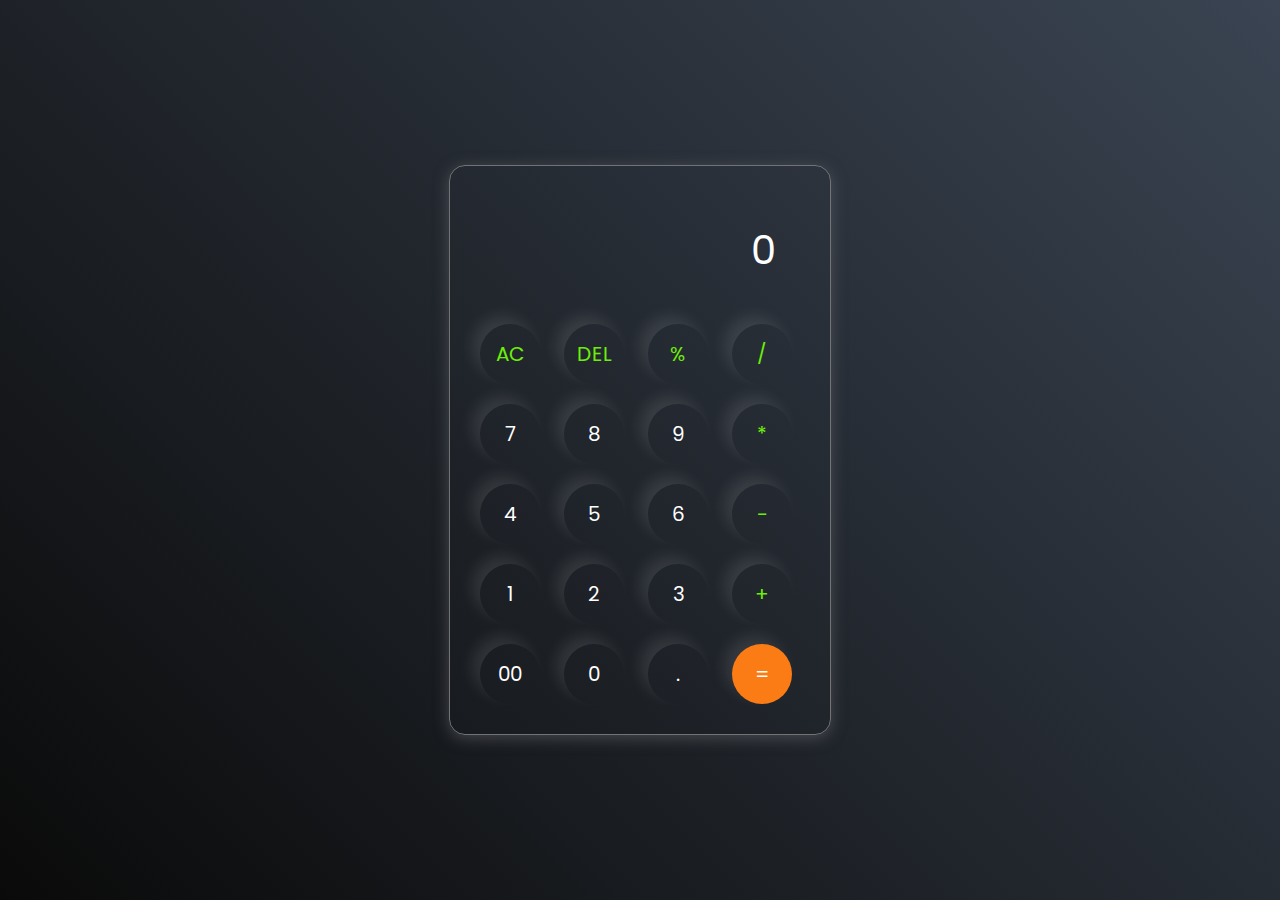
<file: Demo/index.html>
<!DOCTYPE html>
<html lang="en">
  <head>
    <meta charset="UTF-8" />
    <meta http-equiv="X-UA-Compatible" content="IE=edge" />
    <meta name="viewport" content="width=device-width, initial-scale=1.0" />
    <link rel="stylesheet" href="style.css" />
    <title>Calculator</title>
  </head>
  <body>
    <div class="container">
      <div class="calculator">
        <input type="text" id="inputBox" placeholder="0" />
        <div>
          <button class="button operator">AC</button>
          <button class="button operator">DEL</button>
          <button class="button operator">%</button>
          <button class="button operator">/</button>
        </div>
        <div>
          <button class="button">7</button>
          <button class="button">8</button>
          <button class="button">9</button>
          <button class="button operator">*</button>
        </div>
        <div>
          <button class="button">4</button>
          <button class="button">5</button>
          <button class="button">6</button>
          <button class="button operator">-</button>
        </div>
        <div>
          <button class="button">1</button>
          <button class="button">2</button>
          <button class="button">3</button>
          <button class="button operator">+</button>
        </div>

        <div>
          <button class="button">00</button>
          <button class="button">0</button>
          <button class="button">.</button>
          <button class="button equalBtn">=</button>
        </div>
      </div>
    </div>

    <script src="script.js"></script>
  </body>
</html>
</file>
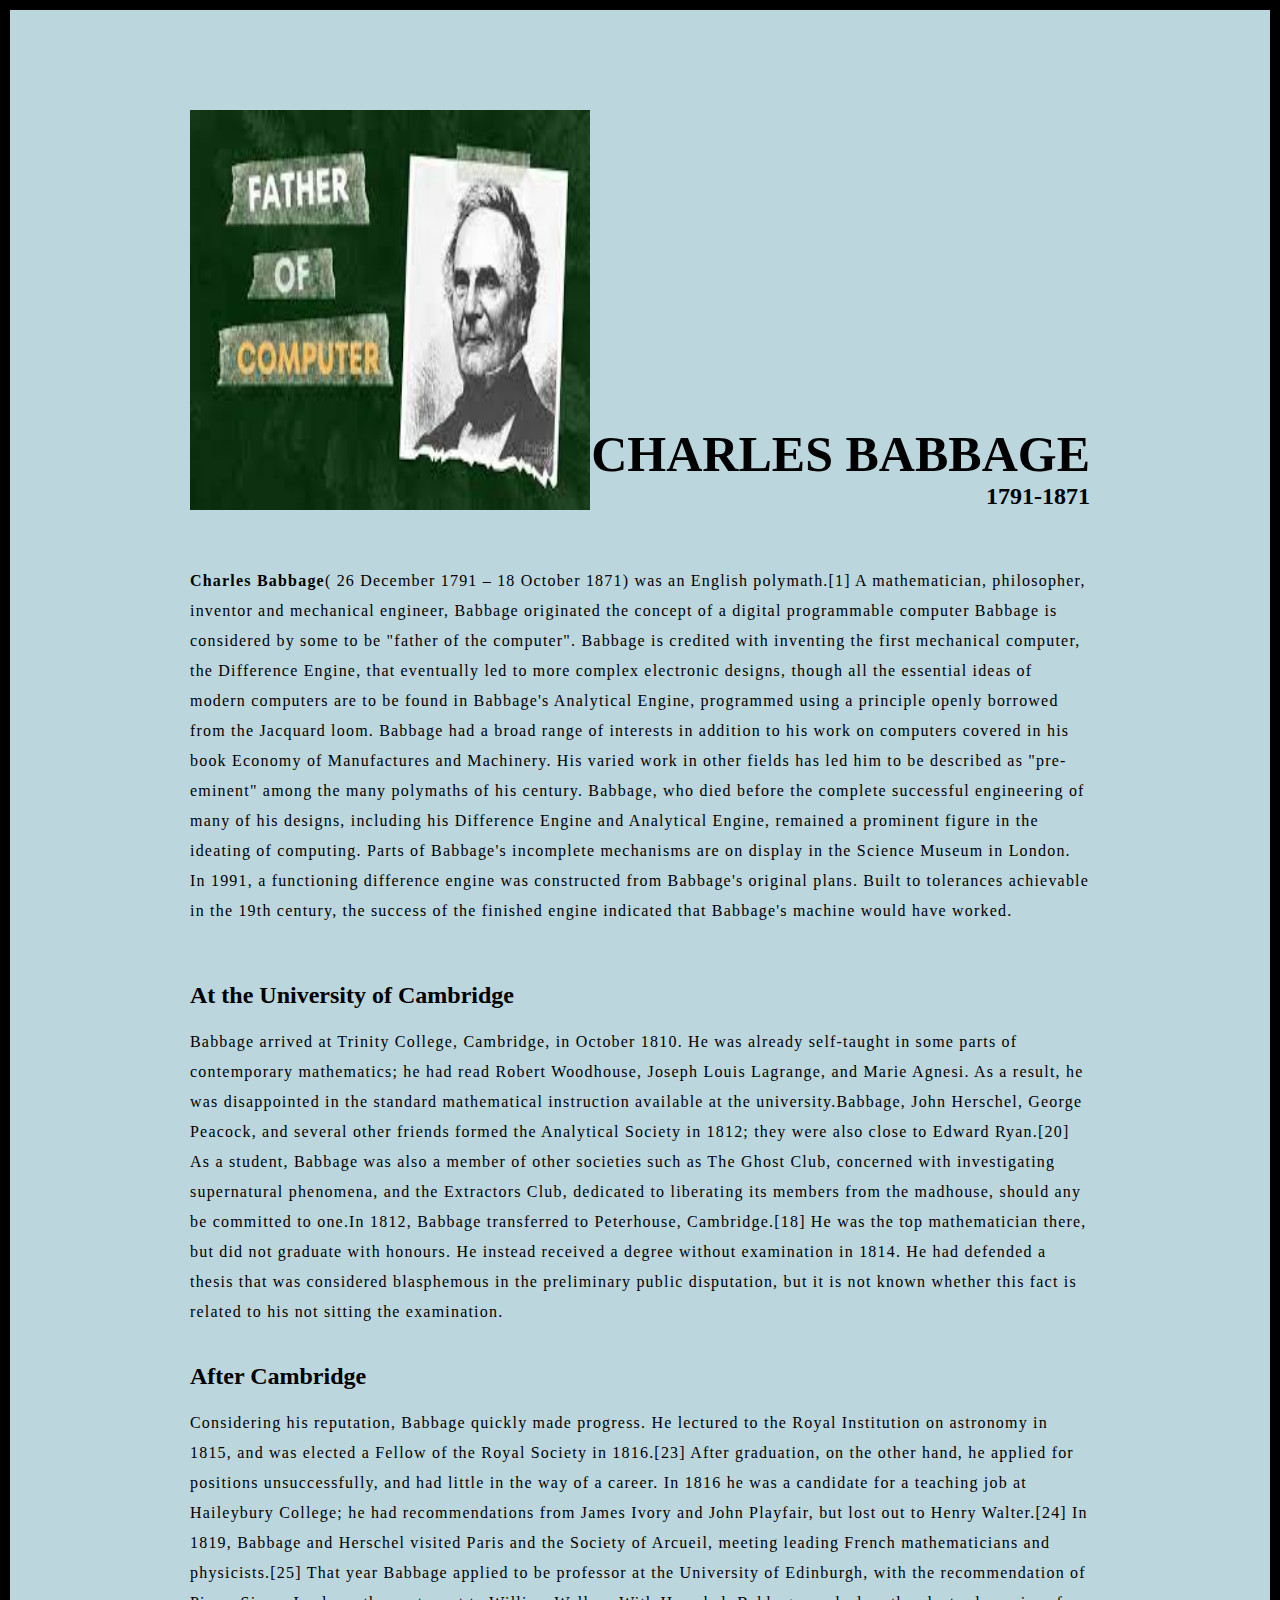
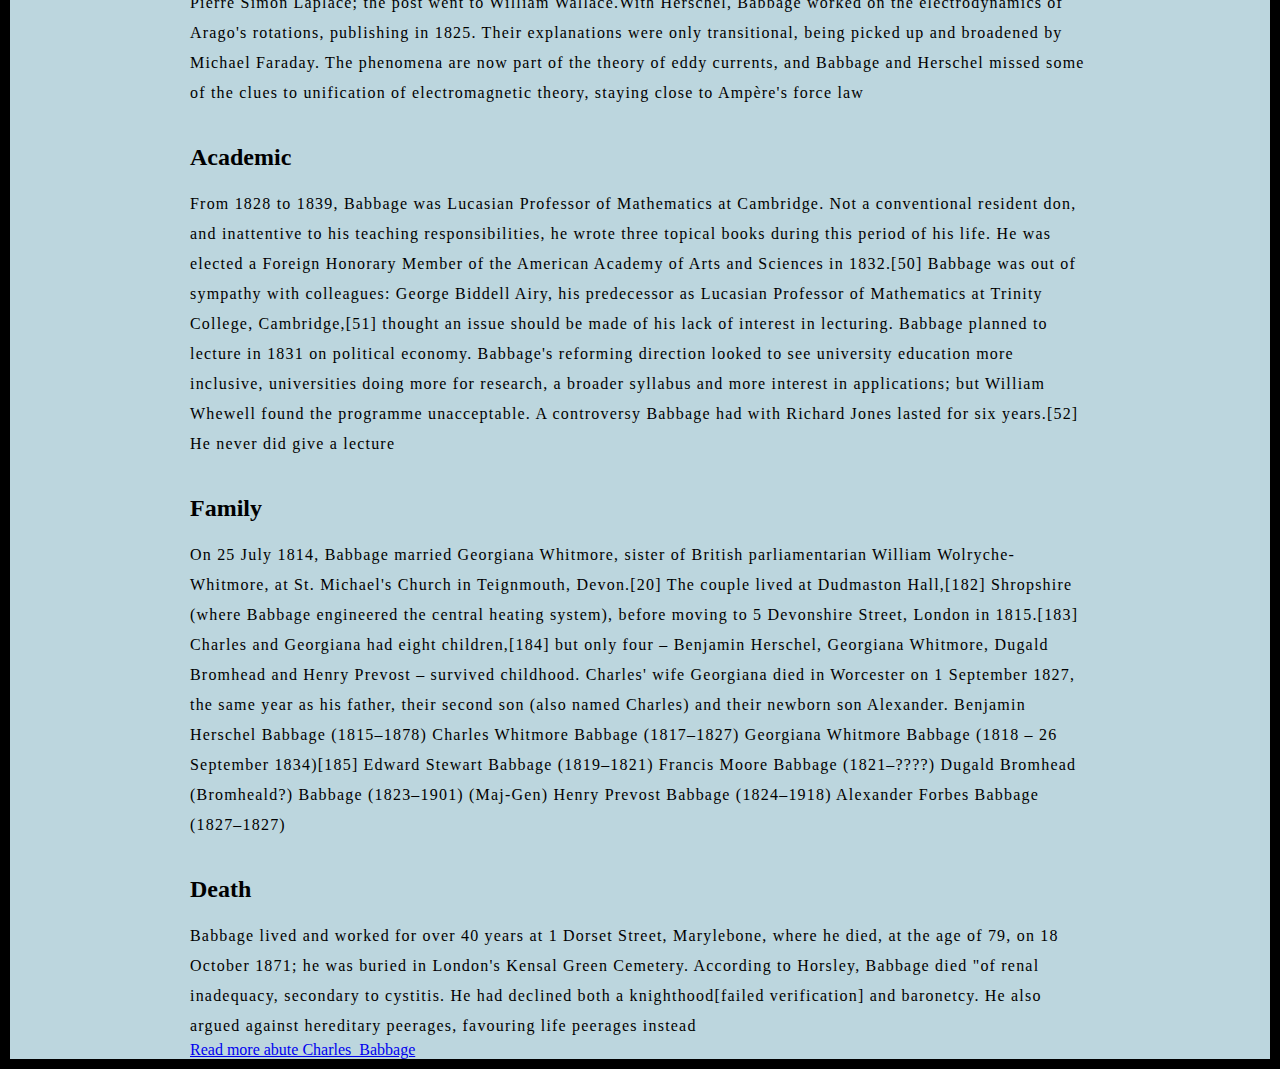
<file: Tribute/tribute.html>
<!DOCTYPE html>
<head>
    <title>Tribute Page</title>
    <link rel="stylesheet" href="tribute.css">
</head>
<body>

   <div class="container">
    <div class="content">
   <section class="top_section">
    <div class="image_container">
     <img src="t1.jpg" alt="tribute">
 </div>
 <div>
    <h1>Charles Babbage</h1>
    <h2>1791-1871</h2>
 </div>
 </section><br><br>
 <section class="about_section">
    <p><b>Charles Babbage</b>( 26 December 1791 – 18 October 1871) was an English polymath.[1] A mathematician, philosopher, 
        inventor and mechanical engineer, Babbage originated the concept of a digital programmable computer
        Babbage is considered by some to be "father of the computer". Babbage is credited with inventing the first mechanical 
        computer, the Difference Engine, that eventually led to more complex electronic designs, though all the essential ideas of modern 
        computers are to be found in Babbage's Analytical Engine, programmed using a principle openly borrowed from the Jacquard loom.
        Babbage had a broad range of interests in addition to his work on computers covered in his book Economy of Manufactures and Machinery.
        His varied work in other fields has led him to be described as "pre-eminent" among the many polymaths of his century.
        Babbage, who died before the complete successful engineering of many of his designs, including his Difference Engine and Analytical 
        Engine, remained a prominent figure in the ideating of computing. Parts of Babbage's incomplete mechanisms are on display in the 
        Science Museum in London. In 1991, a functioning difference engine was constructed from Babbage's original plans.
         Built to tolerances achievable in the 19th century, the success of the finished engine indicated that Babbage's machine would have 
         worked.</p>
 </section><br><br>

 <section class="about1">
    <h2>At the University of Cambridge</h2><br>
    <p>Babbage arrived at Trinity College, Cambridge, in October 1810. He was already self-taught in some parts of contemporary mathematics;
       he had read Robert Woodhouse, Joseph Louis Lagrange, and Marie Agnesi. As a result, he was disappointed in the standard mathematical
       instruction available at the university.Babbage, John Herschel, George Peacock, and several other friends formed the Analytical Society in 
       1812; they were also close to Edward Ryan.[20] As a student, Babbage was also a member of other societies such as The Ghost Club, concerned
       with investigating supernatural phenomena, and the Extractors Club, dedicated to liberating its members from the madhouse, should any be 
       committed to one.In 1812, Babbage transferred to Peterhouse, Cambridge.[18] He was the top mathematician there, but did not graduate with 
       honours. He instead received a degree without examination in 1814. He had defended a thesis that was considered blasphemous in 
       the preliminary public disputation, but it is not known whether this fact is related to his not sitting the examination.</p>

 </section><br><br>

 <section class="about2">
    <h2>After Cambridge</h2><br>
    <p> Considering his reputation, Babbage quickly made progress. He lectured to the Royal Institution on astronomy in 1815, and was elected a 
        Fellow of the Royal Society in 1816.[23] After graduation, on the other hand, he applied for positions unsuccessfully, and had little in 
        the way of a career. In 1816 he was a candidate for a teaching job at Haileybury College; he had recommendations from James Ivory and John
        Playfair, but lost out to Henry Walter.[24] In 1819, Babbage and Herschel visited Paris and the Society of Arcueil, meeting leading French
         mathematicians and physicists.[25] That year Babbage applied to be professor at the University of Edinburgh, with the recommendation of 
         Pierre Simon Laplace; the post went to William Wallace.With Herschel, Babbage worked on the electrodynamics of Arago's rotations, 
         publishing in 1825. Their explanations were only transitional, being picked up and broadened by Michael Faraday. The phenomena are 
         now part of the theory of eddy currents, and Babbage and Herschel missed some of the clues to unification of electromagnetic theory,
          staying close to Ampère's force law</p>
 </section><br><br>

 <section class="about3">
    <h2>Academic</h2><br>
    <p>From 1828 to 1839, Babbage was Lucasian Professor of Mathematics at Cambridge. Not a conventional resident don, and inattentive to
       his teaching responsibilities, he wrote three topical books during this period of his life. He was elected a Foreign Honorary Member 
       of the American Academy of Arts and Sciences in 1832.[50] Babbage was out of sympathy with colleagues: George Biddell Airy,
       his predecessor as Lucasian Professor of Mathematics at Trinity College, Cambridge,[51] thought an issue should be made of his
       lack of interest in lecturing. Babbage planned to lecture in 1831 on political economy. Babbage's reforming direction looked to see 
       university education more inclusive, universities doing more for research, a broader syllabus and more interest in applications; 
       but William Whewell found the programme unacceptable. A controversy Babbage had with Richard Jones lasted for six years.[52] He never 
       did give a lecture</p>
 </section><br><br>

 <section class="about4">
    <h2>Family</h2><br>
    <p>On 25 July 1814, Babbage married Georgiana Whitmore, sister of British parliamentarian William Wolryche-Whitmore, at St. Michael's 
       Church in Teignmouth, Devon.[20] The couple lived at Dudmaston Hall,[182] Shropshire (where Babbage engineered the central heating 
       system), before moving to 5 Devonshire Street, London in 1815.[183]

       Charles and Georgiana had eight children,[184] but only four – Benjamin Herschel, Georgiana Whitmore, Dugald Bromhead and 
       Henry Prevost – survived childhood. Charles' wife Georgiana died in Worcester on 1 September 1827, the same year as his father, 
       their second son (also named Charles) and their newborn son Alexander.
        
        Benjamin Herschel Babbage (1815–1878)
        Charles Whitmore Babbage (1817–1827)
        Georgiana Whitmore Babbage (1818 – 26 September 1834)[185]
        Edward Stewart Babbage (1819–1821)
        Francis Moore Babbage (1821–????)
        Dugald Bromhead (Bromheald?) Babbage (1823–1901)
        (Maj-Gen) Henry Prevost Babbage (1824–1918)
        Alexander Forbes Babbage (1827–1827)</p>


    
 </section><br><br>

 <section class="about5">
    <h2>Death</h2><br>
    <p>Babbage lived and worked for over 40 years at 1 Dorset Street, Marylebone, where he died, at the age of 79, on 18 October 1871;
       he was buried in London's Kensal Green Cemetery. According to Horsley, Babbage died "of renal inadequacy, secondary to cystitis.
       He had declined both a knighthood[failed verification] and baronetcy. He also argued against hereditary peerages, favouring life 
       peerages instead</p>
 </section>


    <a href="https://en.wikipedia.org/wiki/Charles_Babbage">Read more abute Charles_Babbage</a>

 

 </div>
 </div>
 </body>
 </html>
</file>
<file: Demo/style.css>
@import url('https://fonts.googleapis.com/css2?family=Poppins:wght@500&display=swap');

*{
    margin: 0;
    padding: 0;
    box-sizing: border-box;
    font-family: 'Poppins', sans-serif;
}

body{
    width: 100%;
    height: 100vh;
    display: flex;
    justify-content: center;
    align-items: center;
    background: linear-gradient(45deg, #0a0a0a, #3a4452);
}

.calculator{
    border: 1px solid #717377;
    padding: 20px;
    border-radius: 16px;
    background: transparent;
    box-shadow: 0px 3px 15px rgba(113, 115, 119, 0.5);

}

input{
    width: 320px;
    border: none;
    padding: 24px;
    margin: 10px;
    background: transparent;
    box-shadow: 0px 3px 15px rgbs(84, 84, 84, 0.1);
    font-size: 40px;
    text-align: right;
    cursor: pointer;
    color: #ffffff;
}

input::placeholder{
    color: #ffffff;
}

button{
    border: none;
    width: 60px;
    height: 60px;
    margin: 10px;
    border-radius: 50%;
    background: transparent;
    color: #ffffff;
    font-size: 20px;
    box-shadow: -8px -8px 15px rgba(255, 255, 255, 0.1);
    cursor: pointer;
}

.equalBtn{
    background-color: #fb7c14;
}

.operator{
    color: #6dee0a;
}
</file>
<file: Tribute/tribute.css>
*{
    margin:0px;
    padding: 0px;
    box-sizing: border-box;
}

.container{
    background-color:rgb(188, 214, 222);
    min-height: 100vh;
    border:10px solid black;
}

.content{
    max-width: 900px;
    margin:0 auto;
}

.top_section{
    margin-top: 100px;
    display: flex;
    justify-content: space-between;
    align-items: flex-end;
}

.top_section h1{
    font-size: 50px;
    font-weight: 60px;
    color: black;
    text-transform: uppercase;
    color: black;

}
.top_section h2{
    text-align: end;
}

.image_container,img{
    width:400px;
    height: 400px;
}

.about_section{
    margin-top: 20px;
    margin-bottom: 20px;
    
}

.about_section p{
    font-size: 16px;
    line-height:30px;
    letter-spacing: 1.2px;

}

.about1 p{
    font-size: 16px;
    line-height:30px;
    letter-spacing: 1.2px;

}

.about2 p{
    font-size: 16px;
    line-height:30px;
    letter-spacing: 1.2px;

}

.about3 p{
    font-size: 16px;
    line-height:30px;
    letter-spacing: 1.2px;

}

.about4 p{
    font-size: 16px;
    line-height:30px;
    letter-spacing: 1.2px;

}

.about5 p{
    font-size: 16px;
    line-height:30px;
    letter-spacing: 1.2px;

}
</file>
